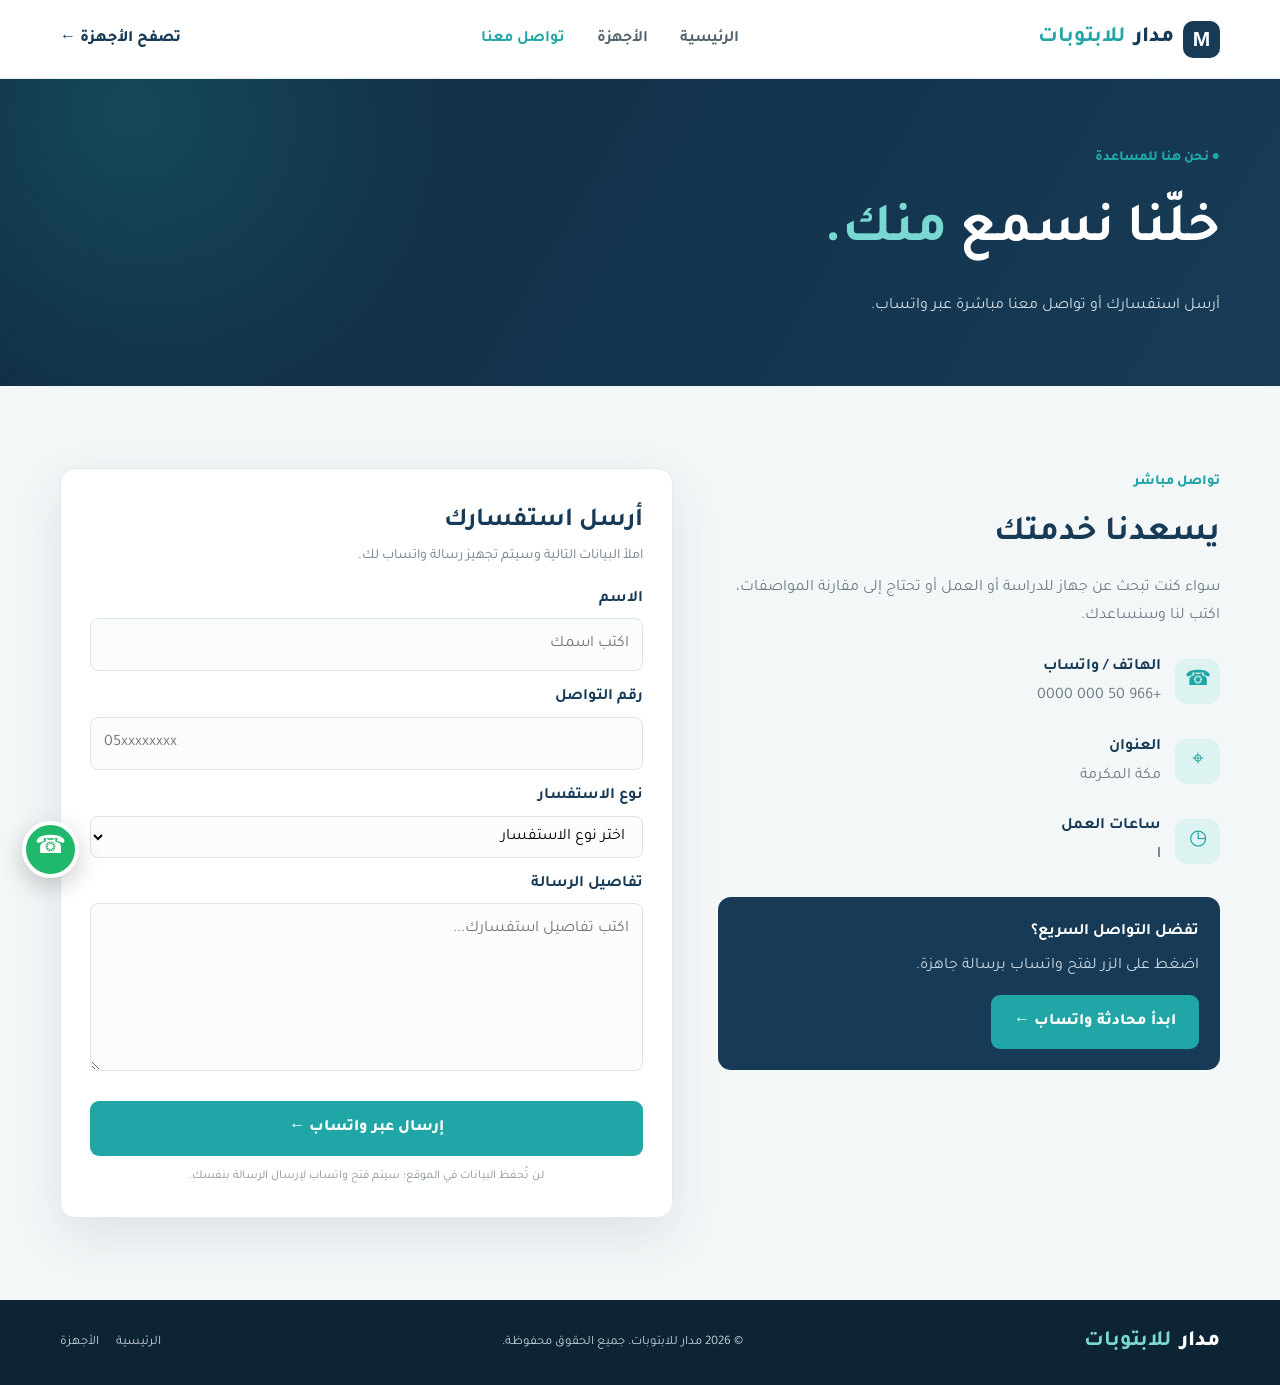
<file: contact.html>
<!DOCTYPE html>
<html lang="ar" dir="rtl">

<head>

    <meta charset="UTF-8">

    <meta name="viewport" content="width=device-width, initial-scale=1.0">

    <title>تواصل معنا | مدار للابتوبات</title>

    <link rel="preconnect" href="https://fonts.googleapis.com">
    <link rel="preconnect" href="https://fonts.gstatic.com" crossorigin>

    <link href="https://fonts.googleapis.com/css2?family=Tajawal:wght@400;500;600;700;800&display=swap" rel="stylesheet">

    <link rel="stylesheet" href="style.css">

    <script src="script.js" defer></script>

</head>

<body>


<!-- القائمة العلوية -->

<header class="header">

    <div class="container nav">

        <a class="brand" href="index.html">

            <span class="logo-mark">M</span>

            مدار <b>للابتوبات</b>

        </a>


        <button class="menu-toggle" aria-label="فتح القائمة">
            ☰
        </button>


        <nav class="nav-links" id="nav">

            <a href="index.html">الرئيسية</a>

            <a href="products.html">الأجهزة</a>

            <a class="active" href="contact.html">تواصل معنا</a>

        </nav>


        <a class="nav-action" href="products.html">
            تصفح الأجهزة ←
        </a>

    </div>

</header>


<main>


<!-- عنوان الصفحة -->

<section class="page-hero">

    <div class="container">

        <span class="eyebrow">● نحن هنا للمساعدة</span>

        <h1>
            خلّنا نسمع <em>منك.</em>
        </h1>

        <p>
            أرسل استفسارك أو تواصل معنا مباشرة عبر واتساب.
        </p>

    </div>

</section>


<!-- محتوى التواصل -->

<section class="section contact-section">

    <div class="container contact-layout">


        <div class="contact-copy">

            <span class="eyebrow">تواصل مباشر</span>

            <h2>يسعدنا خدمتك</h2>

            <p>
                سواء كنت تبحث عن جهاز للدراسة أو العمل
                أو تحتاج إلى مقارنة المواصفات، اكتب لنا وسنساعدك.
            </p>


            <div class="contact-detail">

                <i>☎</i>

                <div>

                    <b>الهاتف / واتساب</b>

                    <a href="https://wa.me/966537978343"
                       target="_blank"
                       rel="noopener">

                        +966 50 000 0000

                    </a>

                </div>

            </div>


            <div class="contact-detail">

                <i>⌖</i>

                <div>

                    <b>العنوان</b>

                    <span>مكة المكرمة</span>

                </div>

            </div>


            <div class="contact-detail">

                <i>◷</i>

                <div>

                    <b>ساعات العمل</b>

                    </span>ا</span>

                </div>

            </div>


            <div class="contact-box">

                <b>تفضل التواصل السريع؟</b>

                <p>
                    اضغط على الزر لفتح واتساب برسالة جاهزة.
                </p>

                <a class="btn primary"
                   href="https://wa.me/966500000000?text=%D9%85%D8%B1%D8%AD%D8%A8%D8%A7%D9%8B%D8%8C%20%D8%A3%D8%B1%D8%BA%D8%A8%20%D8%A8%D8%A7%D9%84%D8%A7%D8%B3%D8%AA%D9%81%D8%B3%D8%A7%D8%B1%20%D8%B9%D9%86%20%D8%A3%D8%AC%D9%87%D8%B2%D8%A9%20%D8%A7%D9%84%D9%84%D8%A7%D8%A8%D8%AA%D9%88%D8%A8."
                   target="_blank"
                   rel="noopener">

                    ابدأ محادثة واتساب ←

                </a>

            </div>

        </div>


        <!-- نموذج التواصل -->

        <form class="contact-form" id="contactForm">

            <h2>أرسل استفسارك</h2>

            <p>
                املأ البيانات التالية وسيتم تجهيز رسالة واتساب لك.
            </p>


            <label for="name">الاسم</label>

            <input
                id="name"
                name="name"
                required
                placeholder="اكتب اسمك">


            <label for="phone">رقم التواصل</label>

            <input
                id="phone"
                name="phone"
                type="tel"
                required
                placeholder="05xxxxxxxx">


            <label for="subject">نوع الاستفسار</label>

            <select id="subject" name="subject" required>

                <option value="">اختر نوع الاستفسار</option>

                <option>الاستفسار عن جهاز</option>

                <option>مقارنة المواصفات</option>

                <option>الأسعار والتوفر</option>

                <option>استفسار آخر</option>

            </select>


            <label for="message">تفاصيل الرسالة</label>

            <textarea
                id="message"
                name="message"
                rows="5"
                required
                placeholder="اكتب تفاصيل استفسارك..."></textarea>


            <button class="btn primary submit" type="submit">

                إرسال عبر واتساب ←

            </button>


            <small>
                لن تُحفظ البيانات في الموقع؛ سيتم فتح واتساب لإرسال الرسالة بنفسك.
            </small>

        </form>


    </div>

</section>

</main>


<!-- واتساب -->

<a class="whatsapp"
   href="https://wa.me/966500000000"
   target="_blank"
   rel="noopener"
   aria-label="واتساب">

    ☎

</a>


<footer>

    <div class="container footer-inner">

        <a class="brand footer-brand" href="index.html">
            مدار <b>للابتوبات</b>
        </a>

        <p>
            © <span class="year"></span>
            مدار للابتوبات. جميع الحقوق محفوظة.
        </p>

        <div>

            <a href="index.html">الرئيسية</a>

            <a href="products.html">الأجهزة</a>

        </div>

    </div>

</footer>

</body>
</html>
</file>
<file: style.css>
/* الإعدادات العامة */

* {
    box-sizing: border-box;
    margin: 0;
    padding: 0;
}

:root {

    --primary: #173B57;
    --deep: #102B40;
    --accent: #20A6A6;
    --pale: #DDF3F1;
    --ink: #182B39;
    --muted: #6D7C87;
    --surface: #F4F7F8;
    --line: #E4EAED;
    --white: #fff;

    --shadow: 0 18px 50px rgba(20,49,68,.1);

}

html {
    scroll-behavior: smooth;
}

body {

    font-family: 'Tajawal', sans-serif;

    color: var(--ink);

    background: #fff;

    line-height: 1.8;

}

a {
    text-decoration: none;
    color: inherit;
}

button,
input,
select,
textarea {
    font: inherit;
}

img {
    display: block;
    max-width: 100%;
}

.container {

    width: min(1160px, 91%);

    margin-inline: auto;

}

.section {
    padding-block: 82px;
}


/* العناوين الصغيرة */

.eyebrow {

    color: var(--accent);

    font-size: 14px;

    font-weight: 800;

}


/* الأزرار */

.btn {

    display: inline-flex;

    align-items: center;

    justify-content: center;

    gap: 12px;

    padding: 12px 22px;

    border-radius: 9px;

    font-weight: 800;

    border: 1px solid transparent;

    cursor: pointer;

    transition: .2s;

}

.btn:hover {
    transform: translateY(-3px);
}

.primary {

    color: #fff;

    background: var(--accent);

}

.primary:hover {
    background: #168d8d;
}

.outline {

    color: #fff;

    border-color: #ffffff70;

    background: #ffffff0d;

}

.light {

    color: var(--primary);

    background: #fff;

}


/* القائمة العلوية */

.header {

    position: sticky;

    inset-block-start: 0;

    z-index: 20;

    background: #ffffffed;

    border-block-end: 1px solid var(--line);

    backdrop-filter: blur(12px);

}

.nav {

    min-height: 78px;

    display: flex;

    align-items: center;

    justify-content: space-between;

    gap: 20px;

}

.brand {

    display: flex;

    align-items: center;

    gap: 9px;

    color: var(--primary);

    font-size: 22px;

    font-weight: 800;

    white-space: nowrap;

}

.brand b {
    color: var(--accent);
}

.logo-mark {

    display: grid;

    place-items: center;

    width: 37px;

    height: 37px;

    border-radius: 10px;

    color: #fff;

    background: var(--primary);

    font: 800 21px Arial;

}

.nav-links {

    display: flex;

    gap: 32px;

    align-items: center;

}

.nav-links a {

    font-weight: 700;

    color: #53636e;

}

.nav-links a:hover,
.nav-links .active {

    color: var(--accent);

}

.nav-action,
.text-link {

    font-weight: 800;

    color: var(--primary);

}

.menu-toggle {

    display: none;

    border: 1px solid var(--line);

    background: #fff;

    color: var(--primary);

    border-radius: 9px;

    width: 43px;

    height: 42px;

    font-size: 22px;

    cursor: pointer;

}


/* القسم الترحيبي */

.hero {

    color: #fff;

    background:

    radial-gradient(
        circle at 15% 20%,
        #20a6a638,
        transparent 28%
    ),

    linear-gradient(
        125deg,
        var(--deep),
        var(--primary)
    );

    overflow: hidden;

}

.hero-grid {

    min-height: 570px;

    padding-block: 65px;

    display: grid;

    grid-template-columns: 1fr 1fr;

    align-items: center;

    gap: 45px;

}

.hero-copy h1 {

    font-size: clamp(44px, 5.5vw, 68px);

    line-height: 1.25;

    margin-block: 15px;

}

.hero-copy h1 em,
.page-hero em {

    font-style: normal;

    color: #79d8d1;

}

.hero-copy > p {

    color: #d1dee5;

    font-size: 18px;

    max-width: 540px;

}

.actions {

    display: flex;

    gap: 12px;

    flex-wrap: wrap;

    margin-block: 27px;

}

.hero-note {
    color: #c9d9e0;
}

.hero-picture {

    position: relative;

    display: grid;

    place-items: center;

    min-height: 350px;

}

.hero-picture img {

    width: 90%;

    aspect-ratio: 1.3;

    object-fit: cover;

    border: 8px solid #ffffff20;

    border-radius: 18px;

    box-shadow: 0 30px 70px #0005;

    transform: rotate(-3deg);

    z-index: 1;

}

.halo {

    position: absolute;

    width: 390px;

    aspect-ratio: 1;

    border: 1px solid #79d8d144;

    border-radius: 50%;

}

.float-label {

    position: absolute;

    z-index: 2;

    inset-block-start: 30px;

    inset-inline-start: 0;

    padding: 9px 15px;

    border: 1px solid #ffffff33;

    border-radius: 9px;

    background: #ffffff20;

    backdrop-filter: blur(8px);

}


/* عناوين الأقسام */

.section-title {

    text-align: center;

    margin-block-end: 38px;

}

.section-title h2 {

    font-size: clamp(28px, 3.5vw, 39px);

    color: var(--primary);

    margin-block: 7px;

}

.section-title h2 em {

    font-style: normal;

    color: var(--accent);

}

.section-title p {
    color: var(--muted);
}


/* المميزات وآراء العملاء */

.features,
.reviews {

    display: grid;

    grid-template-columns: repeat(3, 1fr);

    gap: 20px;

}

.features article,
.reviews article {

    padding: 28px;

    border: 1px solid var(--line);

    border-radius: 14px;

    background: #fff;

    transition: .2s;

}

.features article:hover {

    transform: translateY(-5px);

    box-shadow: var(--shadow);

}

.features i {

    display: grid;

    place-items: center;

    width: 50px;

    height: 50px;

    border-radius: 13px;

    background: var(--pale);

    color: var(--accent);

    font-style: normal;

    font-size: 26px;

}

.features h3 {

    color: var(--primary);

    margin-block: 15px 5px;

}

.features p,
.reviews p {

    color: var(--muted);

    font-size: 15px;

}


/* معرض الصور */

.gallery-section,
.products-section,
.contact-section {

    background: var(--surface);

}

.row-title {

    display: flex;

    justify-content: space-between;

    align-items: end;

    text-align: start;

}

.gallery {

    display: grid;

    grid-template-columns: 1.25fr 1fr;

    grid-template-rows: 210px 210px;

    gap: 17px;

}

.gallery > a {

    position: relative;

    overflow: hidden;

    border-radius: 14px;

    background: var(--primary);

    color: #fff;

}

.gallery > a:after {

    content: '';

    position: absolute;

    inset: 0;

    background: linear-gradient(
        0deg,
        #081925dc,
        transparent 75%
    );

}

.gallery img {

    width: 100%;

    height: 100%;

    object-fit: cover;

    transition: .4s;

}

.gallery a:hover img {
    transform: scale(1.05);
}

.gallery span {

    position: absolute;

    z-index: 1;

    inset-inline: 22px;

    inset-block-end: 17px;

    display: grid;

}

.gallery small {
    color: #8be0da;
}

.gallery b {
    font-size: 20px;
}

.gallery-large {
    grid-row: span 2;
}


/* آراء العملاء */

.reviews strong {

    color: #e4a83a;

    letter-spacing: 3px;

}

.reviews p {

    margin-block: 13px;

    min-height: 75px;

}

.reviews b {
    color: var(--primary);
}

.note {

    font-size: 12px;

    color: #87949c;

    margin-block-start: 18px;

}


/* قسم التواصل في الرئيسية */

.cta {

    padding-block: 43px;

    background: var(--primary);

    color: #fff;

}

.cta-inner {

    display: flex;

    justify-content: space-between;

    align-items: center;

    gap: 20px;

}

.cta h2 {
    font-size: 30px;
}

.cta p {
    color: #cbd9e0;
}

.cta .eyebrow {
    color: #79d8d1;
}


/* التذييل */

footer {

    background: #0d2435;

    color: #c4d0d7;

    padding-block: 23px;

}

.footer-inner {

    display: flex;

    justify-content: space-between;

    align-items: center;

    gap: 18px;

}

.footer-brand {
    color: #fff;
}

.footer-brand b {
    color: #79d8d1;
}

.footer-inner p,
.footer-inner div {
    font-size: 13px;
}

.footer-inner div {

    display: flex;

    gap: 17px;

}


/* العنوان الداخلي */

.page-hero {

    padding-block: 65px;

    background:

    radial-gradient(
        circle at 10% 10%,
        #20a6a63b,
        transparent 28%
    ),

    linear-gradient(
        120deg,
        var(--deep),
        var(--primary)
    );

    color: #fff;

}

.page-hero h1 {

    font-size: clamp(38px, 5vw, 55px);

    margin-block: 10px;

}

.page-hero p {
    color: #d0dde4;
}


/* صفحة المنتجات */

.products-heading {

    display: flex;

    align-items: end;

    justify-content: space-between;

    gap: 20px;

    margin-block-end: 28px;

}

.products-heading h2 {

    font-size: 30px;

    color: var(--primary);

}

.filters {

    display: flex;

    flex-wrap: wrap;

    gap: 7px;

}

.filter {

    padding: 8px 15px;

    border: 1px solid var(--line);

    border-radius: 30px;

    background: #fff;

    color: var(--muted);

    font-weight: 700;

    cursor: pointer;

}

.filter.active,
.filter:hover {

    background: var(--primary);

    color: #fff;

    border-color: var(--primary);

}

.product-grid {

    display: grid;

    grid-template-columns: repeat(3, 1fr);

    gap: 20px;

}

.product {

    overflow: hidden;

    border: 1px solid var(--line);

    border-radius: 14px;

    background: #fff;

    transition: .2s;

}

.product:hover {

    transform: translateY(-4px);

    box-shadow: var(--shadow);

}

.product[hidden] {
    display: none !important;
}

.product-img {

    height: 195px;

    position: relative;

    background: #e9eff2;

}

.product-img img {

    width: 100%;

    height: 100%;

    object-fit: cover;

}

.product-img label {

    position: absolute;

    z-index: 1;

    inset-block-start: 12px;

    inset-inline-start: 12px;

    padding: 4px 11px;

    border-radius: 30px;

    background: #fff;

    color: var(--primary);

    font-size: 12px;

    font-weight: 800;

}

.product-info {
    padding: 19px;
}

.product-info small {

    color: var(--accent);

    font-weight: 800;

}

.product-info h3 {

    color: var(--primary);

    font-size: 21px;

}

.product-info p {

    min-height: 50px;

    color: var(--muted);

    font-size: 14px;

}

.product-info ul {

    padding-inline-start: 20px;

    margin-block: 12px;

    color: #53636e;

    font-size: 13px;

}

.product-bottom {

    display: flex;

    align-items: center;

    justify-content: space-between;

    gap: 8px;

    padding-block-start: 12px;

    border-block-start: 1px solid var(--line);

}

.product-bottom b {

    color: var(--primary);

    white-space: nowrap;

}

.small {

    font-size: 12px;

    padding: 8px 11px;

}


/* صفحة التواصل */

.contact-layout {

    display: grid;

    grid-template-columns: .9fr 1.1fr;

    gap: 45px;

}

.contact-copy h2 {

    font-size: 34px;

    color: var(--primary);

    margin-block: 8px;

}

.contact-copy > p {
    color: var(--muted);
}

.contact-detail {

    display: flex;

    align-items: center;

    gap: 14px;

    margin-block-start: 22px;

}

.contact-detail i {

    display: grid;

    place-items: center;

    width: 45px;

    height: 45px;

    border-radius: 12px;

    background: var(--pale);

    color: var(--accent);

    font-style: normal;

    font-size: 21px;

}

.contact-detail b,
.contact-detail a,
.contact-detail span {
    display: block;
}

.contact-detail b {
    color: var(--primary);
}

.contact-detail a,
.contact-detail span {
    color: var(--muted);
}

.contact-box {

    margin-block-start: 27px;

    padding: 21px;

    border-radius: 13px;

    background: var(--primary);

    color: #fff;

}

.contact-box p {

    color: #cbd9e0;

    margin-block: 5px 14px;

}

.contact-form {

    padding: 29px;

    border: 1px solid var(--line);

    border-radius: 15px;

    background: #fff;

    box-shadow: var(--shadow);

}

.contact-form h2 {

    font-size: 26px;

    color: var(--primary);

}

.contact-form > p {

    color: var(--muted);

    font-size: 14px;

    margin-block-end: 15px;

}

.contact-form label {

    display: block;

    margin-block: 12px 5px;

    color: var(--primary);

    font-weight: 700;

}

.contact-form input,
.contact-form select,
.contact-form textarea {

    width: 100%;

    padding: 11px 13px;

    border: 1px solid #dce4e8;

    border-radius: 8px;

    background: #fbfcfc;

    outline: none;

}

.contact-form input:focus,
.contact-form select:focus,
.contact-form textarea:focus {

    border-color: var(--accent);

    box-shadow: 0 0 0 3px #20a6a61a;

}

.contact-form textarea {
    resize: vertical;
}

.submit {

    width: 100%;

    margin-block-start: 17px;

}

.contact-form > small {

    display: block;

    text-align: center;

    color: #87949c;

    font-size: 12px;

    margin-block-start: 10px;

}


/* زر واتساب الثابت */

.whatsapp {

    position: fixed;

    z-index: 10;

    inset-inline-end: 22px;

    inset-block-end: 22px;

    display: grid;

    place-items: center;

    width: 57px;

    height: 57px;

    border: 4px solid #fff;

    border-radius: 50%;

    background: #20b86a;

    color: #fff;

    font-size: 25px;

    box-shadow: 0 8px 25px #0003;

}


/* الأجهزة المتوسطة */

@media (max-width: 900px) {

    .nav-action {
        display: none;
    }

    .product-grid {
        grid-template-columns: repeat(2, 1fr);
    }

    .hero-grid {
        gap: 22px;
    }

    .contact-layout {
        gap: 25px;
    }

}


/* الجوال */

@media (max-width: 700px) {

    .section {
        padding-block: 60px;
    }

    .nav {
        min-height: 70px;
    }

    .menu-toggle {
        display: block;
    }

    .nav-links {

        position: absolute;

        inset-inline: 0;

        inset-block-start: 100%;

        display: none;

        flex-direction: column;

        align-items: stretch;

        gap: 0;

        padding: 10px 5% 17px;

        background: #fff;

        border-block-end: 1px solid var(--line);

        box-shadow: 0 12px 25px #1431441a;

    }

    .nav-links.open {
        display: flex;
    }

    .nav-links a {

        padding: 12px 7px;

        border-block-end: 1px solid #f0f3f4;

    }

    .hero-grid {

        grid-template-columns: 1fr;

        padding-block: 48px 35px;

    }

    .hero-picture {
        min-height: 260px;
    }

    .hero-picture img {
        width: 85%;
    }

    .halo {
        width: 280px;
    }

    .features,
    .reviews,
    .product-grid,
    .contact-layout {
        grid-template-columns: 1fr;
    }

    .gallery {

        grid-template-columns: 1fr;

        grid-template-rows: 250px 205px 205px;

    }

    .gallery-large {
        grid-row: auto;
    }

    .row-title,
    .products-heading,
    .cta-inner,
    .footer-inner {

        align-items: flex-start;

        flex-direction: column;

    }

    .product-img {
        height: 225px;
    }

    .contact-form {
        padding: 22px;
    }

    .footer-inner div {
        padding-block-start: 4px;
    }

}


/* الجوال الصغير */

@media (max-width: 420px) {

    .brand {
        font-size: 19px;
    }

    .actions {
        flex-direction: column;
    }

    .actions .btn {
        width: 100%;
    }

    .filters {
        gap: 5px;
    }

    .filter {

        padding: 7px 10px;

        font-size: 13px;

    }

    .whatsapp {

        inset-inline-end: 14px;

        inset-block-end: 14px;

        width: 52px;

        height: 52px;

    }

}
</file>
